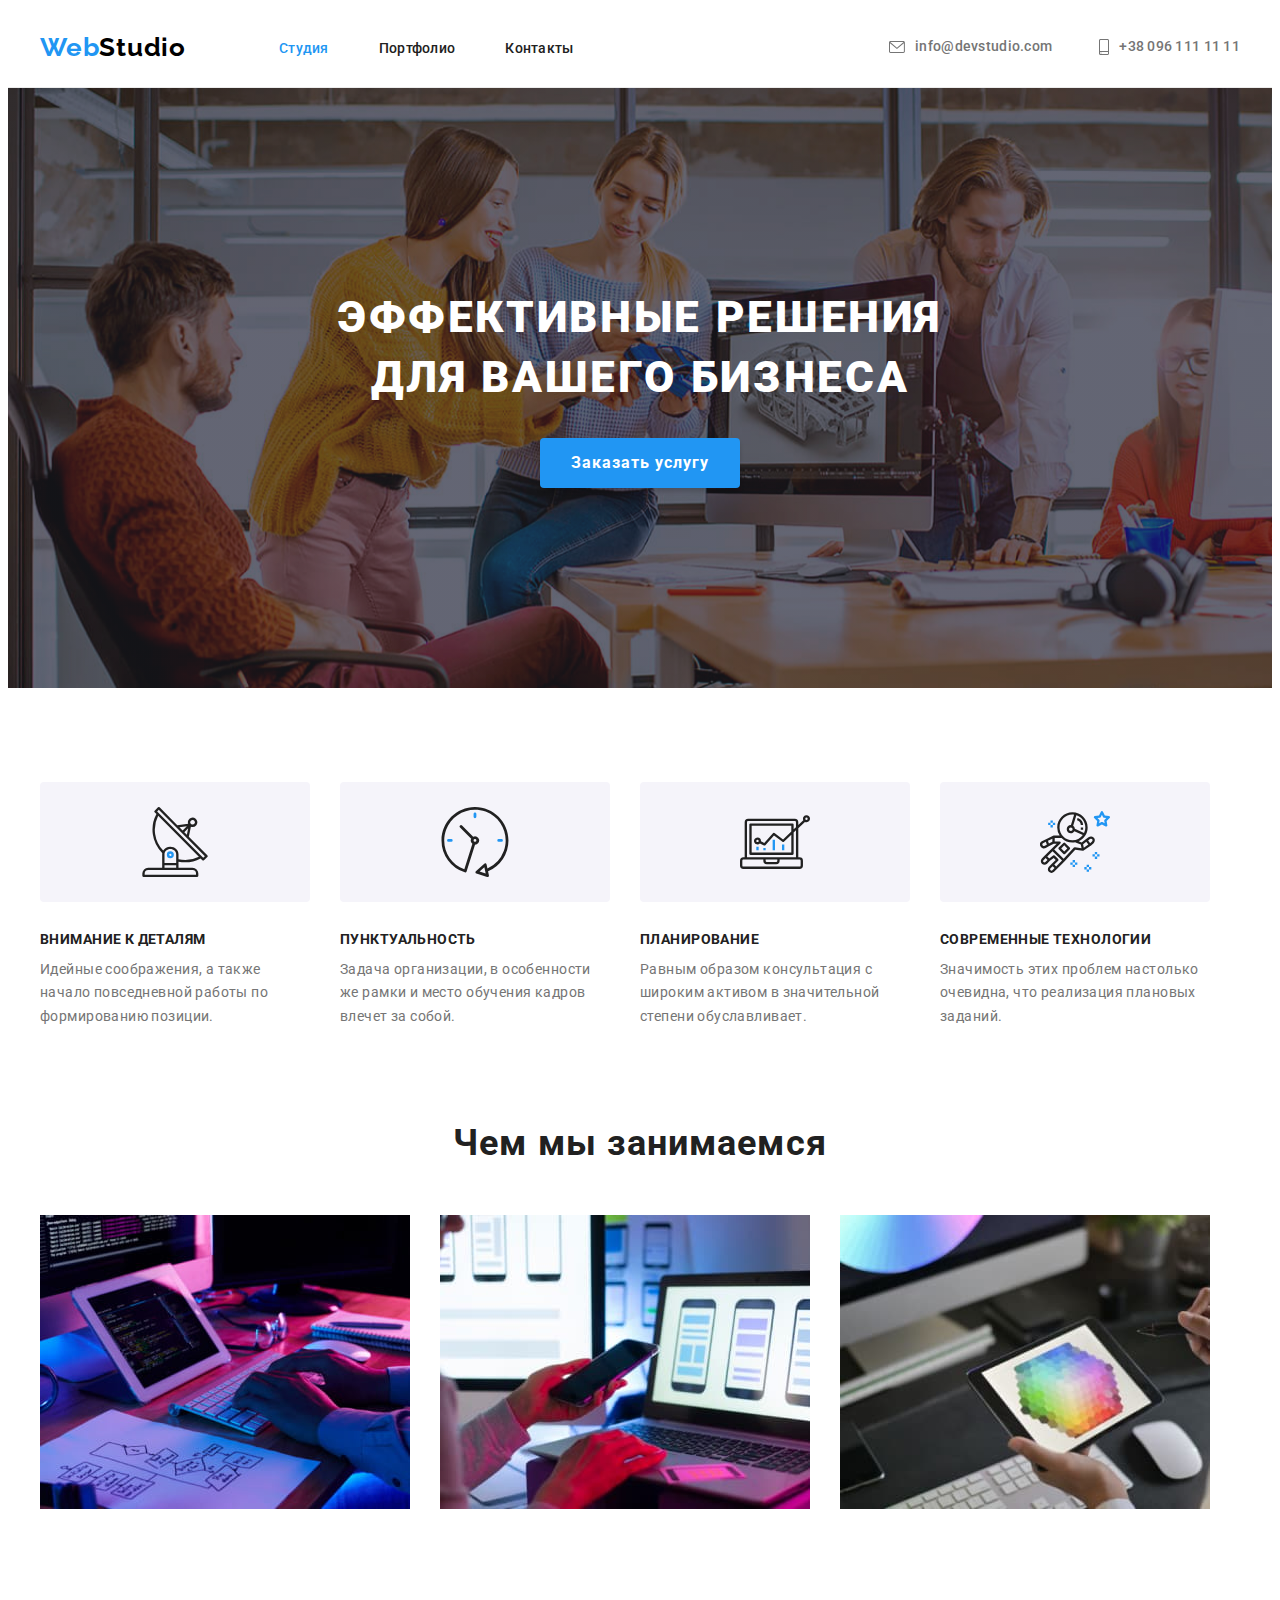
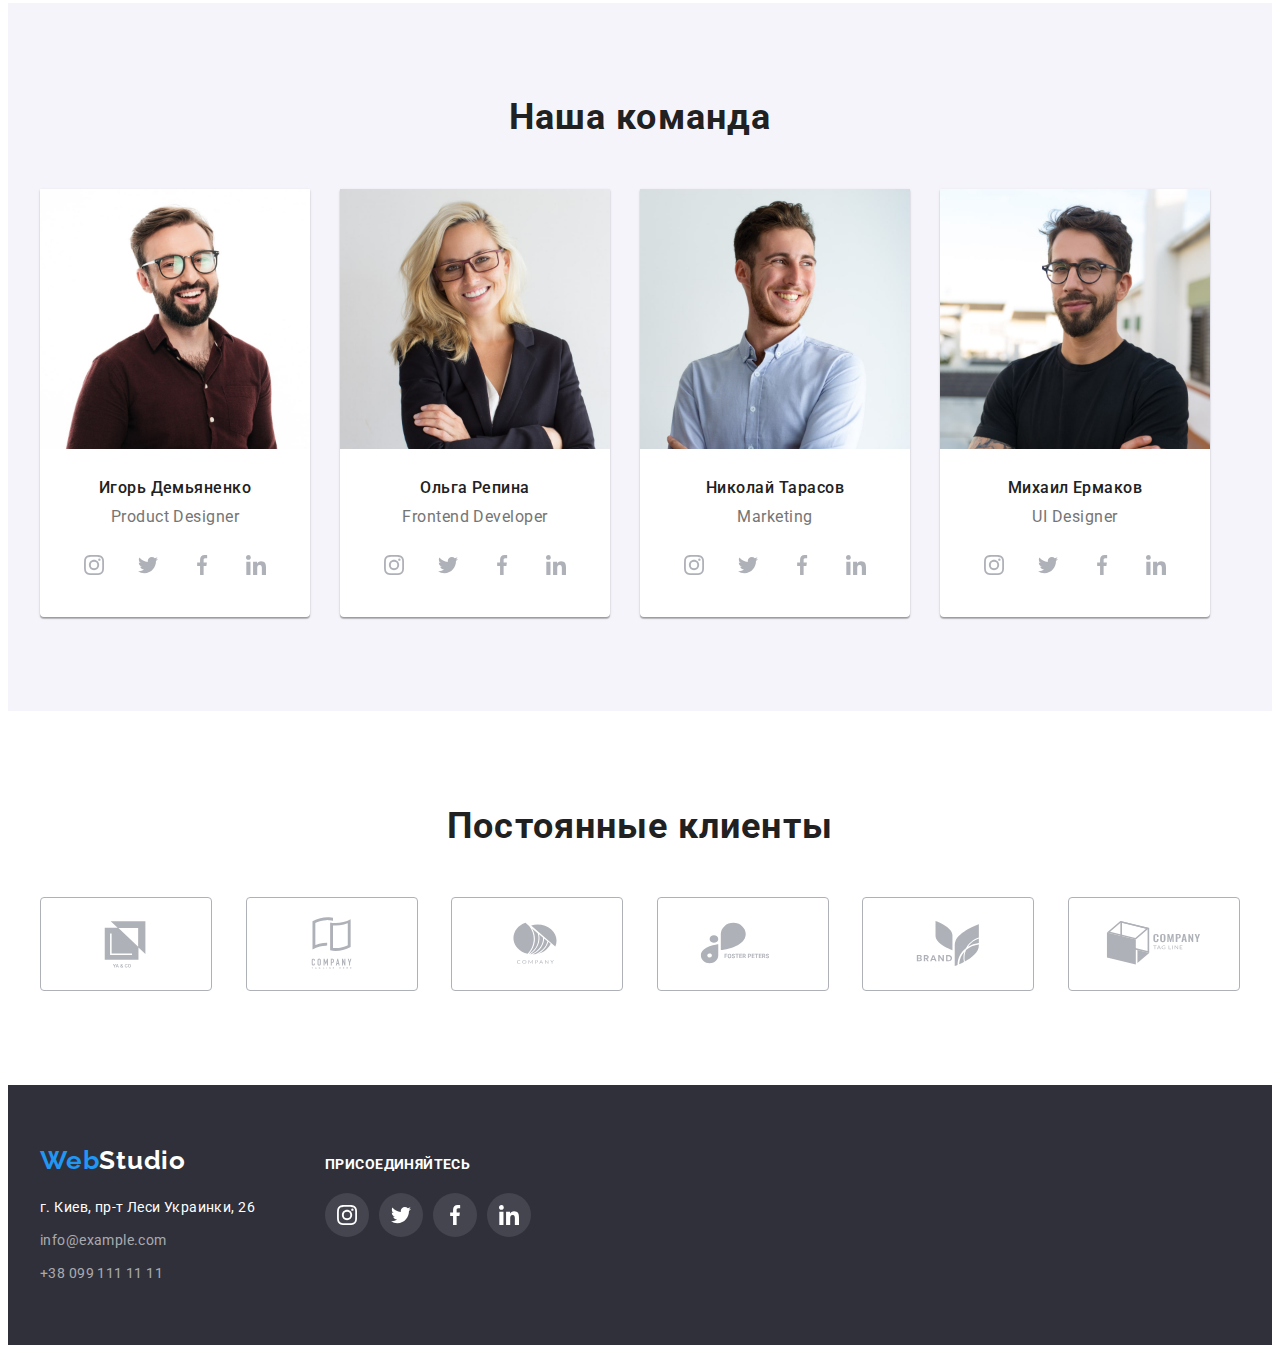
<file: index.html>
<!DOCTYPE html>
<html lang="ru">
<head>
    <meta charset="UTF-8">
    <meta http-equiv="X-UA-Compatible" content="IE=edge">
    <meta name="viewport" content="width=device-width, initial-scale=1.0">
    <title>WebStudio</title>
    <link rel="preconnect" href="https://fonts.googleapis.com">
    <link rel="preconnect" href="https://fonts.gstatic.com" crossorigin>
    <link href="https://fonts.googleapis.com/css2?family=Raleway:wght@700&family=Roboto:wght@400;500;700;900&display=swap"
        rel="stylesheet">
    <link rel="stylesheet" href="https://cdnjs.cloudflare.com/ajax/libs/modern-normalize/1.1.0/modern-normalize.min.css" integrity="sha512-wpPYUAdjBVSE4KJnH1VR1HeZfpl1ub8YT/NKx4PuQ5NmX2tKuGu6U/JRp5y+Y8XG2tV+wKQpNHVUX03MfMFn9Q==" crossorigin="anonymous" referrerpolicy="no-referrer" />
    <link rel="stylesheet" href="./css/styles.css">
</head>
<body>
    <header class="header">
        <div class="container">
            <nav class="nav-container">
                    <a href="./index.html" class="header-logo link"><span class="header-blue-logo">Web</span>Studio</a>
                    <ul class="header-list list">
                        <li class="header-item"><a href="./index.html" class="header-link link current">Студия</a></li>
                        <li class="header-item"><a href="./portfolio.html" class="header-link link">Портфолио</a></li>
                        <li class="header-item"><a href="" class="header-link link">Контакты</a></li>
                    </ul>
            </nav>
            <ul class="contacts list">
                <li class="contacts-item"><a href="mailto:info@devstudio.com" class="contact-link link">
                    <svg class="contact-icon" width="16" height="12">
                    <use href="./img/symbol-defs.svg#icon-envelope"></use>
                </svg> info@devstudio.com</a>
                </li>
                <li class="contacts-item"><a href="tel:+380961111111" class="contact-link link">
                    <svg class="contact-icon" width="10" height="16">
                    <use href="./img/symbol-defs.svg#icon-smartphone"></use>
                </svg> +38 096 111 11 11</a></li>
            </ul>
        </div>  
    </header>
<main>
        <section class="title">
            <div class="container">
                <h1 class="title-text">Эффективные решения для вашего бизнеса</h1>
                <button type="button" class="button">Заказать услугу</button>
            </div>
        </section>
        <section class="benefits section">
            <div class="container">
                <ul class="benefits-list list">
                    <li class="benefits-item">
                        <div class="svg-container">
                            <svg class="benefits-icon" width="70" height="70">
                                <use href="./img/symbol-defs.svg#icon-antenna"></use>
                            </svg>
                        </div>
                        <h3 class="benefits-title">Внимание к деталям</h3>
                        <p class="benefits-text">Идейные соображения, а также начало повседневной работы по формированию позиции.</p>
                    </li>
                    <li class="benefits-item">
                        <div class="svg-container">
                            <svg class="benefits-icon" width="70" height="70">
                                <use href="./img/symbol-defs.svg#icon-clock"></use>
                            </svg>
                        </div>
                        <h3 class="benefits-title">Пунктуальность</h3>
                        <p class="benefits-text">Задача организации, в особенности же рамки и место обучения кадров влечет за собой.</p>
                    </li>
                    <li class="benefits-item">
                        <div class="svg-container">
                            <svg class="benefits-icon" width="70" height="70">
                                <use href="./img/symbol-defs.svg#icon-diagram"></use>
                            </svg>
                        </div>
                        <h3 class="benefits-title">Планирование</h3>
                        <p class="benefits-text">Равным образом консультация с широким активом в значительной степени обуславливает.</p>
                    </li>
                    <li class="benefits-item">
                        <div class="svg-container">
                            <svg class="benefits-icon" width="70" height="70">
                                <use href="./img/symbol-defs.svg#icon-astronaut"></use>
                            </svg>
                        </div>
                        <h3 class="benefits-title">Современные технологии</h3>
                        <p class="benefits-text">Значимость этих проблем настолько очевидна, что реализация плановых заданий.</p>
                    </li>
                </ul>
            </div>
        </section>
        <section class="about section">
            <div class="container">
                <h2 class="about-title">Чем мы занимаемся</h2>
                <ul class="about-list list">
                    <li class="about-item"><img src="./img/photo1.jpg" alt="Программирование" width="370" height="294"></li>
                    <li class="about-item"><img src="./img/photo2.jpg" alt="Адаптиная верстка" width="370" height="294"></li>
                    <li class="about-item"><img src="./img/photo3.jpg" alt="Дизайн" width="370" height="294"></li>
                </ul>
            </div>
        </section>
        <section class="team section">
            <div class="container">
                <h2 class="team-header">Наша команда</h2>
                <ul class="team-list list">
                    <li class="team-item">
                        <img src="./img/employee1.jpg" alt="Сотрудник" width="270"
                        height="260"  class="team_img">
                        <div class="team-container">
                            <h3 class="team-title">Игорь Демьяненко</h3>
                            <p lang="en" class="team-text">Product Designer</p>
                            <ul class="team-soc-list list">
                                <li class="team-soc-item"><a href="" class="team-soc-link link">
                                    <svg class="team-soc-icon" width="20" height="20">
                                    <use href="./img/symbol-defs.svg#icon-instagram"></use>
                                </svg></a></li>
                                <li class="team-soc-item"><a href="" class="team-soc-link link">
                                    <svg class="team-soc-icon" width="20" height="20">
                                        <use href="./img/symbol-defs.svg#icon-twitter"></use>
                                    </svg>
                                </a></li>
                                <li class="team-soc-item"><a href="" class="team-soc-link link">
                                    <svg class="team-soc-icon" width="20" height="20">
                                        <use href="./img/symbol-defs.svg#icon-facebook"></use>
                                    </svg>
                                </a></li>
                                <li class="team-soc-item"><a href="" class="team-soc-link link">
                                    <svg class="team-soc-icon" width="20" height="20">
                                        <use href="./img/symbol-defs.svg#icon-linkedin"></use>
                                    </svg>
                                </a></li>
                            </ul>
                        </div>
                    </li>
                    <li class="team-item">
                        <img src="./img/employee2.jpg" alt="Сотрудник" width="270"
                        height="260" class="team_img">
                        <div class="team-container">
                            <h3 class="team-title">Ольга Репина</h3>
                            <p lang="en" class="team-text">Frontend Developer</p>
                            <ul class="team-soc-list list">
                            <li class="team-soc-item"><a href="" class="team-soc-link link">
                                    <svg class="team-soc-icon" width="20" height="20">
                                        <use href="./img/symbol-defs.svg#icon-instagram"></use>
                                    </svg></a></li>
                            <li class="team-soc-item"><a href="" class="team-soc-link link">
                                    <svg class="team-soc-icon" width="20" height="20">
                                        <use href="./img/symbol-defs.svg#icon-twitter"></use>
                                    </svg>
                                </a></li>
                            <li class="team-soc-item"><a href="" class="team-soc-link link">
                                    <svg class="team-soc-icon" width="20" height="20">
                                        <use href="./img/symbol-defs.svg#icon-facebook"></use>
                                    </svg>
                                </a></li>
                            <li class="team-soc-item"><a href="" class="team-soc-link link">
                                    <svg class="team-soc-icon" width="20" height="20">
                                        <use href="./img/symbol-defs.svg#icon-linkedin"></use>
                                    </svg>
                                </a></li>
                            </ul>
                        </div>
                    </li>
                    <li class="team-item">
                        <img src="./img/employee3.jpg" alt="Сотрудник" width="270"
                        height="260" class="team_img">
                        <div class="team-container">
                            <h3 class="team-title">Николай Тарасов</h3>
                            <p lang="en" class="team-text">Marketing</p>
                            <ul class="team-soc-list list">
                                <li class="team-soc-item"><a href="" class="team-soc-link link">
                                        <svg class="team-soc-icon" width="20" height="20">
                                            <use href="./img/symbol-defs.svg#icon-instagram"></use>
                                        </svg></a></li>
                                <li class="team-soc-item"><a href="" class="team-soc-link link">
                                        <svg class="team-soc-icon" width="20" height="20">
                                            <use href="./img/symbol-defs.svg#icon-twitter"></use>
                                        </svg>
                                    </a></li>
                                <li class="team-soc-item"><a href="" class="team-soc-link link">
                                        <svg class="team-soc-icon" width="20" height="20">
                                            <use href="./img/symbol-defs.svg#icon-facebook"></use>
                                        </svg>
                                    </a></li>
                                <li class="team-soc-item"><a href="" class="team-soc-link link">
                                        <svg class="team-soc-icon" width="20" height="20">
                                            <use href="./img/symbol-defs.svg#icon-linkedin"></use>
                                        </svg>
                                    </a></li>
                            </ul>
                        </div>
                    </li>
                    <li class="team-item">
                        <img src="./img/employee4.jpg" alt="Сотрудник" width="270"
                        height="260" class="team_img">
                        <div class="team-container">
                            <h3 class="team-title">Михаил Ермаков</h3>
                            <p lang="en" class="team-text">UI Designer</p>
                            <ul class="team-soc-list list">
                                <li class="team-soc-item"><a href="" class="team-soc-link link">
                                        <svg class="team-soc-icon" width="20" height="20">
                                            <use href="./img/symbol-defs.svg#icon-instagram"></use>
                                        </svg></a></li>
                                <li class="team-soc-item"><a href="" class="team-soc-link link">
                                        <svg class="team-soc-icon" width="20" height="20">
                                            <use href="./img/symbol-defs.svg#icon-twitter"></use>
                                        </svg>
                                    </a></li>
                                <li class="team-soc-item"><a href="" class="team-soc-link link">
                                        <svg class="team-soc-icon" width="20" height="20">
                                            <use href="./img/symbol-defs.svg#icon-facebook"></use>
                                        </svg>
                                    </a></li>
                                <li class="team-soc-item"><a href="" class="team-soc-link link">
                                        <svg class="team-soc-icon" width="20" height="20">
                                            <use href="./img/symbol-defs.svg#icon-linkedin"></use>
                                        </svg>
                                    </a></li>
                            </ul>
                        </div>
                    </li>
                </ul>
            </div>
        </section>
        <section class="section">
            <div class="container">
                <h2 class="clients-title">Постоянные клиенты</h2>
                <ul class="clients-list list">
                    <li class="clients-item">
                        <a href="" class="clients-link link">
                            <svg width="106" height="60">
                                <use href="./img/symbol-defs.svg#icon-Logo"></use>
                            </svg>
                        </a>
                    </li>
                    <li class="clients-item">
                        <a href="" class="clients-link link">
                            <svg width="106" height="60">
                                <use href="./img/symbol-defs.svg#icon-Logo2"></use>
                            </svg>
                        </a>
                    </li>
                    <li class="clients-item">
                        <a href="" class="clients-link link">
                            <svg width="106" height="60">
                                <use href="./img/symbol-defs.svg#icon-Logo3"></use>
                            </svg>
                        </a>
                    </li>
                    <li class="clients-item">
                        <a href="" class="clients-link link">
                            <svg width="106" height="60">
                                <use href="./img/symbol-defs.svg#icon-Logo4"></use>
                            </svg>
                        </a>
                    </li>
                    <li class="clients-item">
                        <a href="" class="clients-link link">
                            <svg width="106" height="60">
                                <use href="./img/symbol-defs.svg#icon-Logo5"></use>
                            </svg>
                        </a>
                    </li>
                    <li class="clients-item">
                        <a href="" class="clients-link link">
                            <svg width="106" height="60">
                                <use href="./img/symbol-defs.svg#icon-Logo6"></use>
                            </svg>
                        </a>
                    </li>
                </ul>
                </div>
        </section>
    </main>
    <footer class="footer">
        <div class="container">
            <div class="adress-container">
                <a href="./index.html" class="footer-logo link"><span class="footer-blue-logo">Web</span>Studio</a>
                <address class="address">
                    <ul class="address-list list">
                        <li class="address-studio"><a href="https://goo.gl/maps/qcduLgNu4vZSZneLA" target="_blank"
                                rel="noopener noreferrer nofollow" class="address-link link">г. Киев, пр-т Леси Украинки, 26</a></li>
                        <li class="address-item"><a href="mailto:info@example.com" class="address-item-link link">info@example.com</a>
                        </li>
                        <li class="address-item"><a href="tel:+380991111111" class="address-item-link link">+38 099 111 11 11</a></li>
                    </ul>
                </address>
            </div>
            <div class="soc-links-container">
                <h4 class="footer-join">присоединяйтесь</h4>
                <ul class="team-soc-list list">
                    <li class="team-soc-item"><a href="" class="team-soc-link footer-soc-link link">
                            <svg class="team-soc-icon" width="20" height="20">
                                <use href="./img/symbol-defs.svg#icon-instagram"></use>
                            </svg></a></li>
                    <li class="team-soc-item"><a href="" class="team-soc-link footer-soc-link link">
                            <svg class="team-soc-icon" width="20" height="20">
                                <use href="./img/symbol-defs.svg#icon-twitter"></use>
                            </svg>
                        </a></li>
                    <li class="team-soc-item"><a href="" class="team-soc-link footer-soc-link link">
                            <svg class="team-soc-icon" width="20" height="20">
                                <use href="./img/symbol-defs.svg#icon-facebook"></use>
                            </svg>
                        </a></li>
                    <li class="team-soc-item"><a href="" class="team-soc-link footer-soc-link link">
                            <svg class="team-soc-icon" width="20" height="20">
                                <use href="./img/symbol-defs.svg#icon-linkedin"></use>
                            </svg>
                        </a></li>
                </ul>
            </div>
        </div>
    </footer>
</body>
</html>
</file>
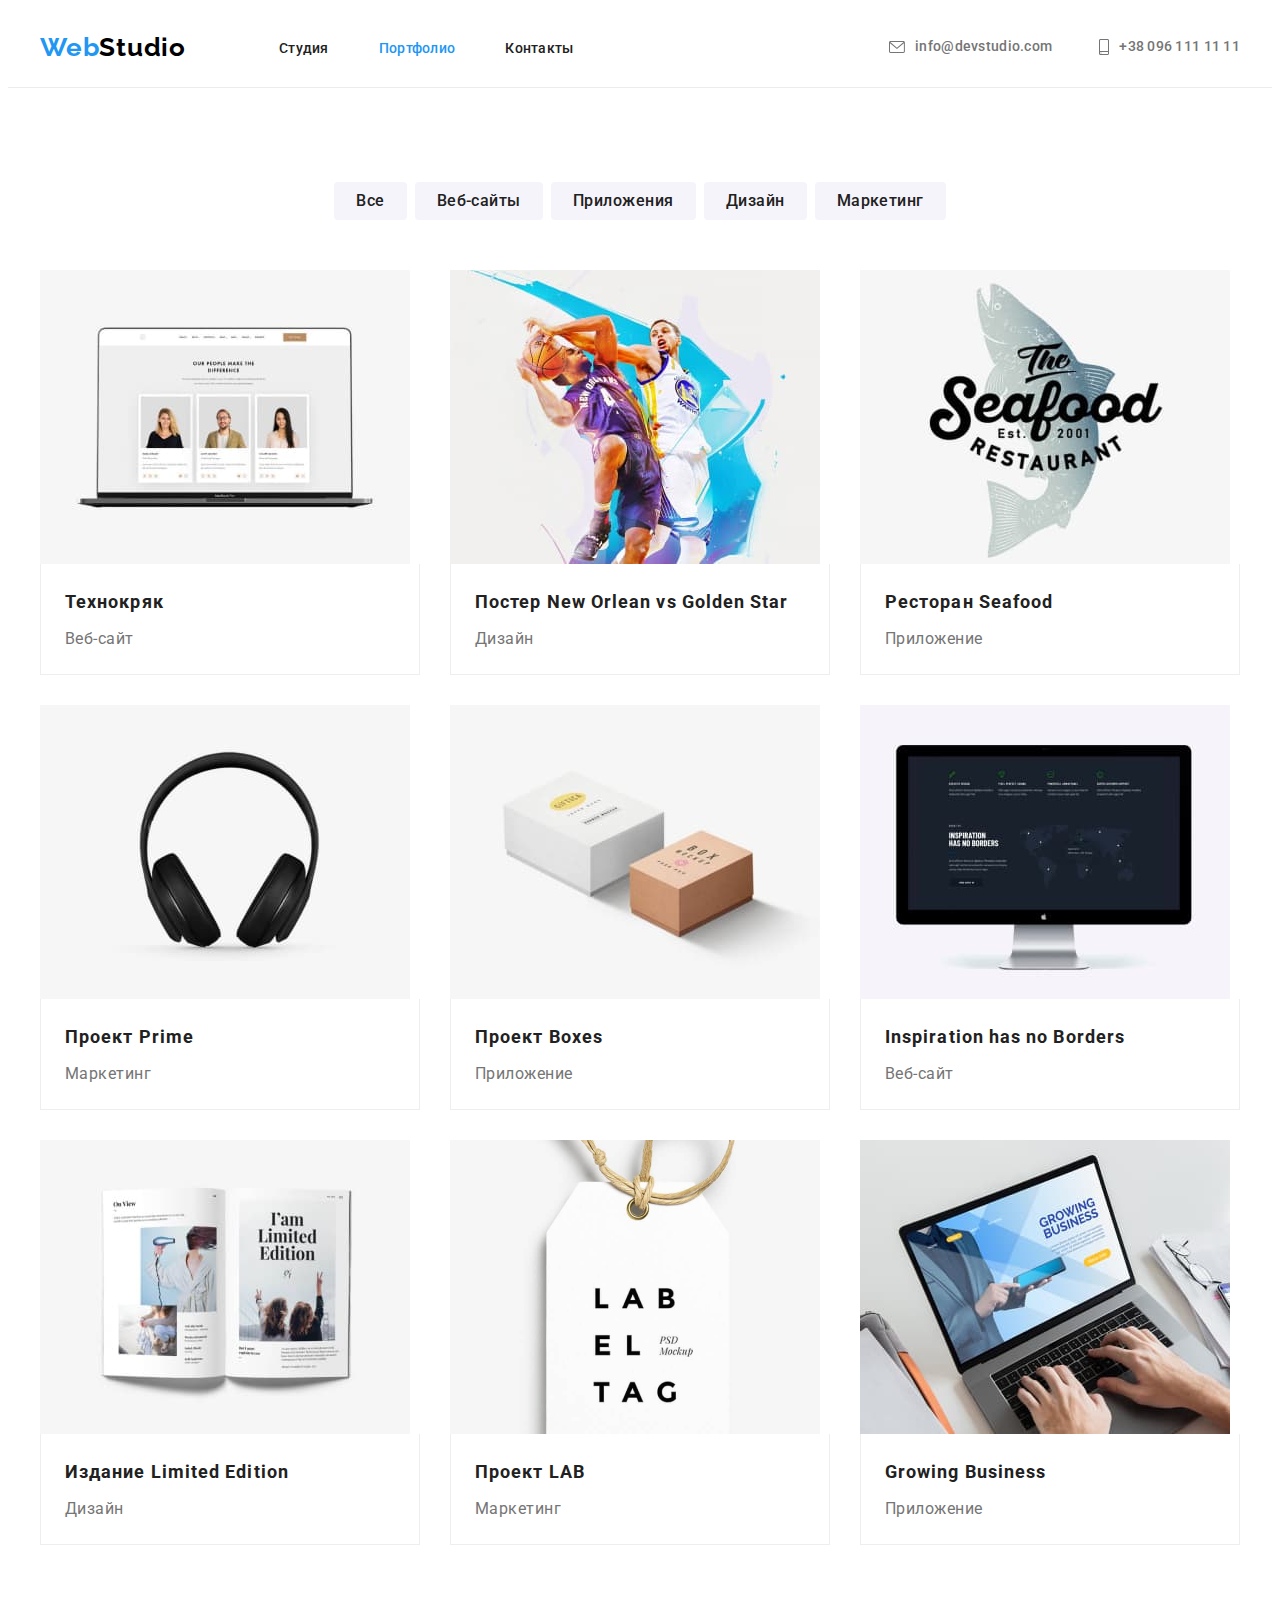
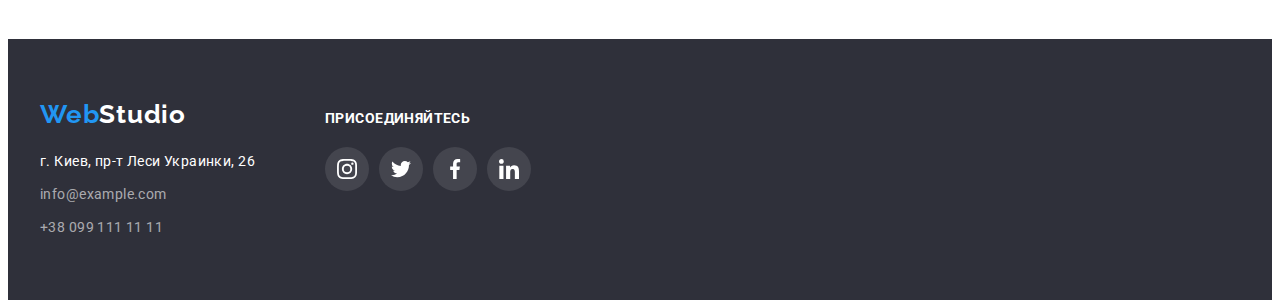
<file: portfolio.html>
<!DOCTYPE html>
<html lang="ru">

<head>
    <meta charset="UTF-8">
    <meta http-equiv="X-UA-Compatible" content="IE=edge">
    <meta name="viewport" content="width=device-width, initial-scale=1.0">
    <title>Portfolio</title>
    <link rel="preconnect" href="https://fonts.googleapis.com">
    <link rel="preconnect" href="https://fonts.gstatic.com" crossorigin>
    <link
        href="https://fonts.googleapis.com/css2?family=Raleway:wght@700&family=Roboto:wght@400;500;700;900&display=swap"
        rel="stylesheet">
    <link rel="stylesheet" href="https://cdnjs.cloudflare.com/ajax/libs/modern-normalize/1.1.0/modern-normalize.min.css" integrity="sha512-wpPYUAdjBVSE4KJnH1VR1HeZfpl1ub8YT/NKx4PuQ5NmX2tKuGu6U/JRp5y+Y8XG2tV+wKQpNHVUX03MfMFn9Q==" crossorigin="anonymous" referrerpolicy="no-referrer" />
    <link rel="stylesheet" href="./css/styles.css">
</head>

<body>
    <header class="header">
        <div class="container">
            <nav class="nav-container">
                <a href="./index.html" class="header-logo link"><span class="header-blue-logo">Web</span>Studio</a>
                <ul class="header-list list">
                    <li class="header-item"><a href="./index.html" class="header-link link ">Студия</a></li>
                    <li class="header-item"><a href="./portfolio.html" class="header-link link current">Портфолио</a></li>
                    <li class="header-item"><a href="" class="header-link link">Контакты</a></li>
                </ul>
            </nav>
            <ul class="contacts list">
                <li class="contacts-item"><a href="mailto:info@devstudio.com" class="contact-link link">
                        <svg class="contact-icon" width="16" height="12">
                            <use href="./img/symbol-defs.svg#icon-envelope"></use>
                        </svg> info@devstudio.com</a>
                </li>
                <li class="contacts-item"><a href="tel:+380961111111" class="contact-link link">
                        <svg class="contact-icon" width="10" height="16">
                            <use href="./img/symbol-defs.svg#icon-smartphone"></use>
                        </svg> +38 096 111 11 11</a></li>
            </ul>
        </div>
    </header>
<main>
        <section class="portfolio section">
            <div class="container">
                <h1 class="visually-hidden">Портфолио</h1>
                <ul class="portfolio-buttons-list list">
                    <li><button type="button" class="portfolio-button">Все</button></li>
                    <li><button type="button" class="portfolio-button">Веб-сайты</button></li>
                    <li><button type="button" class="portfolio-button">Приложения</button></li>
                    <li><button type="button" class="portfolio-button">Дизайн</button></li>
                    <li><button type="button" class="portfolio-button">Маркетинг</button></li>
                </ul>
                <ul class="portfolio-list list">
                    <li class="portfolio-list-item">
                        <a href="" class="portfolio-link link">
                            <img src="./img/portfolio-img1.jpg" alt="Сайт на ноутбуке" width="370"  class="portfolio-list-img">
                            <div class="portfolio-container">
                                <h2 class="portfolio-list-header">Технокряк</h2>
                                <p class="portfolio-list-text">Веб-сайт</p>
                            </div>
                        </a>
                    </li>
                    <li class="portfolio-list-item">
                        <a href="" class="portfolio-link link">
                            <img src="./img/portfolio-img2.jpg" alt="Два баскетболиста" width="370" class="portfolio-list-img">
                            <div class="portfolio-container">
                                <h2 class="portfolio-list-header">Постер New Orlean vs Golden Star</h2>
                                <p class="portfolio-list-text">Дизайн</p>
                            </div>
                        </a>
                    </li>
                    <li class="portfolio-list-item">
                        <a href="" class="portfolio-link link">
                            <img src="./img/portfolio-img3.jpg" alt=" Эмблема ресторана" width="370" class="portfolio-list-img">
                            <div class="portfolio-container">
                                <h2 class="portfolio-list-header">Ресторан Seafood</h2>
                                <p class="portfolio-list-text">Приложение</p>
                            </div>
                        </a>
                    </li>
                    <li class="portfolio-list-item">
                        <a href="" class="portfolio-link link">
                            <img src="./img/portfolio-img4.jpg" alt="Наушники" width="370" class="portfolio-list-img">
                            <div class="portfolio-container">
                                <h2 class="portfolio-list-header">Проект Prime</h2>
                                <p class="portfolio-list-text">Маркетинг</p>
                            </div>
                        </a>
                    </li>
                    <li class="portfolio-list-item">
                        <a href="" class="portfolio-link link">
                            <img src="./img/portfolio-img5.jpg" alt="Коробки" width="370" class="portfolio-list-img">
                            <div class="portfolio-container">
                                <h2 class="portfolio-list-header">Проект Boxes</h2>
                                <p class="portfolio-list-text">Приложение</p>
                            </div>
                        </a>
                    </li>
                    <li class="portfolio-list-item">
                        <a href="" class="portfolio-link link">
                            <img src="./img/portfolio-img6.jpg" alt="Сайт на мониторе компьютера" width="370" class="portfolio-list-img">
                            <div class="portfolio-container">
                                <h2 lang="en" class="portfolio-list-header">Inspiration has no Borders</h2>
                                <p class="portfolio-list-text">Веб-сайт</p>
                            </div>
                        </a>
                    </li>
                    <li class="portfolio-list-item">
                        <a href="" class="portfolio-link link">
                            <img src="./img/portfolio-img7.jpg" alt="Книга" width="370" class="portfolio-list-img">
                            <div class="portfolio-container">
                                <h2 class="portfolio-list-header">Издание Limited Edition</h2>
                                <p class="portfolio-list-text">Дизайн</p>
                            </div>
                        </a>
                    </li>
                    <li class="portfolio-list-item">
                        <a href="" class="portfolio-link link">
                            <img src="./img/portfolio-img8.png" alt="Этикетка" width="370" class="portfolio-list-img">
                            <div class="portfolio-container">
                                <h2 class="portfolio-list-header">Проект LAB</h2>
                                <p class="portfolio-list-text">Маркетинг</p>
                            </div>
                        </a>
                    </li>
                    <li class="portfolio-list-item">
                        <a href="" class="portfolio-link link">
                            <img src="./img/portfolio-img9.jpg" alt="Человек работает за ноутбуком" width="370" class="portfolio-list-img">
                            <div class="portfolio-container">
                                <h2 lang="en" class="portfolio-list-header">Growing Business</h2>
                                <p class="portfolio-list-text">Приложение</p>
                            </div>
                        </a>
                    </li>
                </ul>
            </div>
        </section>
    </main>
    <footer class="footer">
        <div class="container">
            <div class="adress-container">
                <a href="./index.html" class="footer-logo link"><span class="footer-blue-logo">Web</span>Studio</a>
                <address class="address">
                    <ul class="address-list list">
                        <li class="address-studio"><a href="https://goo.gl/maps/qcduLgNu4vZSZneLA" target="_blank"
                                rel="noopener noreferrer nofollow" class="address-link link">г. Киев, пр-т Леси Украинки,
                                26</a></li>
                        <li class="address-item"><a href="mailto:info@example.com"
                                class="address-item-link link">info@example.com</a>
                        </li>
                        <li class="address-item"><a href="tel:+380991111111" class="address-item-link link">+38 099 111 11
                                11</a></li>
                    </ul>
                </address>
            </div>
            <div class="soc-links-container">
                <h4 class="footer-join">присоединяйтесь</h4>
                <ul class="team-soc-list list">
                    <li class="team-soc-item"><a href="" class="team-soc-link footer-soc-link link">
                            <svg class="team-soc-icon" width="20" height="20">
                                <use href="./img/symbol-defs.svg#icon-instagram"></use>
                            </svg></a></li>
                    <li class="team-soc-item"><a href="" class="team-soc-link footer-soc-link link">
                            <svg class="team-soc-icon" width="20" height="20">
                                <use href="./img/symbol-defs.svg#icon-twitter"></use>
                            </svg>
                        </a></li>
                    <li class="team-soc-item"><a href="" class="team-soc-link footer-soc-link link">
                            <svg class="team-soc-icon" width="20" height="20">
                                <use href="./img/symbol-defs.svg#icon-facebook"></use>
                            </svg>
                        </a></li>
                    <li class="team-soc-item"><a href="" class="team-soc-link footer-soc-link link">
                            <svg class="team-soc-icon" width="20" height="20">
                                <use href="./img/symbol-defs.svg#icon-linkedin"></use>
                            </svg>
                        </a></li>
                </ul>
            </div>
        </div>
    </footer>
    </body>
    
    </html>
</file>
<file: css/styles.css>
body {
    font-family: "Roboto", sans-serif;
}

:root {
    --title-color: #212121;
    --text-color: #757575;
    --blue-color: #2196F3;
    --white-color: #FFFFFF;
    --hover-button:#188CE8;
    --background-color:#2F303A;
    --second-background-color: #F5F4FA;
    --address-color:rgba(255, 255, 255, 0.6);
}

p,h1,h2,h3,h4,h5,h6 {
    margin: 0;
}

ul {
    margin: 0;
    padding-left: 0;
}

img {
    display: block;
    max-width: 100%; 
    height: auto;
}

.list {
    list-style: none;
}

.link {
    text-decoration: none;
}

.container {
    width: 1200px;
    margin-left: auto;
    margin-right: auto;
    padding-left: 15px;
    padding-right: 15px;
}

.section {
    padding-top: 94px;
    padding-bottom: 94px;
}

.header {
    padding-top: 24px;
    padding-bottom: 24px;
    border-bottom: 1px solid #ECECEC;
}

.header>.container {
    display: flex;
    align-items: center;
}

.nav-container {
    display: flex;
    align-items: center;
}

.header-logo {
    font-weight: 700;
    font-size: 26px;
    line-height: 1.19;
    letter-spacing: 0.03em;
    color: #000000;
    font-family: "Raleway";
    margin-right: 93px;
}

.header-blue-logo {
    font-weight: 700;
    font-size: 26px;
    line-height: 1.19;
    letter-spacing: 0.03em;
    color: var(--blue-color);
    font-family: "Raleway";
}

.header-list {
    display: flex;
    gap: 50px;
}

.header-link {
    font-weight: 500;
    font-size: 14px;
    line-height: 1.14;
    letter-spacing: 0.02em;
    color: var(--title-color);
}

.current {
    color: var(--blue-color);
}

.header-link:hover,
.header-link:focus {
    color: var(--blue-color);
}

.contacts {
    display: flex;
    margin-left: auto;
    gap: 47px;
}

.contact-link {
    font-style: inherit;
    font-weight: 500;
    font-size: 14px;
    line-height: 1.14;
    letter-spacing: 0.02em;
    color: var(--text-color);
    display: flex;
    align-items: center;
    justify-content: center;
}

.contact-link:hover,
.contact-link:focus {
    color: var(--blue-color);
}

.contact-icon {
    margin-right: 10px;
    fill: currentColor;
}

.title-text {
    font-weight: 900;
    font-size: 44px;
    line-height: 1.36;
    text-align: center;
    letter-spacing: 0.06em;
    text-transform: uppercase;
    color: var(--white-color);
}

.title {
    background: var(--background-color);
    padding: 200px 0px;
    background-image: linear-gradient(rgba(47, 48, 58, 0.4), rgba(47, 48, 58, 0.4)), url(../img/hero-img.png);
    background-repeat: no-repeat;
    max-width: 1600px;
    margin: 0 auto;
}

.title-text {
    width: 696px;
    margin-right: auto;
    margin-left: auto;
    margin-bottom: 30px;
}

.button {
    font-family: inherit;
    font-weight: 700;
    font-size: 16px;
    line-height: 1.88;
    letter-spacing: 0.06em;
    color: var(--white-color);
    background-color: var(--blue-color);
    cursor: pointer;
    margin-left: auto;
    margin-right: auto;
    display: flex;
    width: 200px;
    height: 50px;
    border-radius: 4px;
    box-shadow: 0px 4px 4px rgba(0, 0, 0, 0.15);
    border: none;
    align-items: center;
    justify-content: center;
}

.button:hover,
.button:focus {
    background-color: var(--hover-button);
}
.benefits-list {
    display: flex;
    gap: 30px;
}

.benefits-item {
    width: 270px;
}

.svg-container {
    width: 270px;
    height: 120px;
    display: flex;
    justify-content: center;
    align-items: center;
    background-color: var(--second-background-color);
    margin-bottom: 30px;
    border-radius: 4px;
}

.benefits-title {
    font-weight: 700;
    font-size: 14px;
    line-height: 1.14;
    letter-spacing: 0.03em;
    text-transform: uppercase;
    color: var(--title-color);
    margin-bottom: 10px;
}

.benefits-text {
    font-size: 14px;
    line-height: 1.71;
    letter-spacing: 0.03em;
    color: var(--text-color);
}

.about {
    padding-top: 0px;
}

.about-title {
    font-weight: 700;
    font-size: 36px;
    line-height: 1.16;
    text-align: center;
    letter-spacing: 0.03em;
    color: var(--title-color);
    margin-bottom: 50px;
}
.about-list {
    display: flex;
    gap: 30px;
}

.team {
    background-color: var(--second-background-color);
}

.team-list {
    display: flex;
    gap: 30px;
}

.team-item {
    background-color: var(--white-color);
    box-shadow: 0px 1px 3px rgba(0, 0, 0, 0.12), 0px 1px 1px rgba(0, 0, 0, 0.14), 0px 2px 1px rgba(0, 0, 0, 0.2);
    border-radius: 0px 0px 4px 4px;
}
.team-header {
    font-weight: 700;
    font-size: 36px;
    line-height: 1.16;
    text-align: center;
    letter-spacing: 0.03em;
    color: var(--title-color);
    margin-bottom: 50px;
}

.team-container {
    padding: 30px 0;
}
.team-title {
    font-weight: 500;
    font-size: 16px;
    line-height: 1.18;
    text-align: center;
    letter-spacing: 0.03em;
    color: var(--title-color);
    margin-bottom: 10px;
}
.team-text {
    font-size: 16px;
    line-height: 1.18;
    text-align: center;
    letter-spacing: 0.03em;
    color: var(--text-color);
    margin-bottom: 16px;
}

.team-soc-list {
    display: flex;
    gap: 10px;
    justify-content: center;
}

.team-soc-link {
    width: 44px;
    height: 44px;
    border-radius: 50%;
    display: flex;
    align-items: center;
    justify-content: center;
    fill: #AFB1B8;
}

.team-soc-link:hover {
    background-color: var(--blue-color);
    fill: var(--white-color);
}

.visually-hidden {
    position: absolute;
    white-space: nowrap;
    width: 1px;
    height: 1px;
    overflow: hidden;
    border: 0;
    padding: 0;
    clip: rect(0 0 0 0);
    clip-path: inset(50%);
    margin: -1px;
}

.clients-title {
    font-weight: 700;
    font-size: 36px;
    line-height: 1.17;
    text-align: center;
    letter-spacing: 0.03em;
    color: var(--title-color);
    margin-bottom: 50px;
}

.clients-list {
    display: flex;
    justify-content: space-between;
}

.clients-link {
    width: 170px;
    height: 92px;
    display: flex;
    justify-content: center;
    align-items: center;
    fill: rgba(175, 177, 184, 1);
    border: 1px solid rgba(175, 177, 184, 1);
    border-radius: 4px;
}

.clients-item:hover .clients-link { 
    fill: var(--blue-color);
    border: 1px solid var(--blue-color);
}

.footer {
    background: var(--background-color);
    padding: 60px 0px;
}

.footer>.container {
    display: flex;
    align-items: baseline;
}

.adress-container {
    margin-right: 70px;
}

.footer-logo {
    font-weight: 700;
    font-size: 26px;
    line-height: 1.19;
    letter-spacing: 0.03em;
    color: var(--white-color);
    font-family: "Raleway";
    display: block;
    margin-bottom: 20px;
}

.footer-blue-logo {
    font-weight: 700;
    font-size: 26px;
    line-height: 1.19;
    letter-spacing: 0.03em;
    color: var(--blue-color);
    font-family: "Raleway";
}

.address {
    font-style: inherit;
}

.address-studio {
    margin-bottom: 9px;
}

.address-item:not(:last-child) {
    margin-bottom: 9px;
}
.address-item-link {
    font-size: 14px;
    line-height: 1.71;
    letter-spacing: 0.03em;
    color: var(--address-color);
    font-style: inherit;
} 
.address-link{
    font-size: 14px;
    line-height: 1.71;
    letter-spacing: 0.03em;
    color: var(--white-color);
    font-style: inherit;
}

.address-item-link:hover,
.address-item-link:focus {
    color: var(--blue-color);
}

.address-link:hover,
.address-link:focus {
    color: var(--blue-color);
}

.footer-join {
    font-size: 14px;
    line-height: 1.14;
    letter-spacing: 0.03em;
    text-transform: uppercase;
    color: var(--white-color);
    margin-bottom: 20px;
}

.footer-soc-link {
    fill: var(--white-color);
    background-color: rgba(255, 255, 255, 0.1);
}

.portfolio-buttons-list {
    display: flex;
    justify-content: center;
    margin-bottom: 50px;
    gap: 8px;
}

.portfolio-button {
    font-family: inherit;
    font-weight: 500;
    font-size: 16px;
    line-height: 1.62;
    text-align: center;
    letter-spacing: 0.03em;
    color: var(--title-color);
    background-color: var(--second-background-color);
    cursor: pointer;
    border-radius: 4px;
    border: none;
    padding: 6px 22px;
}

.portfolio-button:hover,
.portfolio-button:focus {
    color: var(--white-color);
    background-color: var(--blue-color);
    box-shadow: 0px 4px 4px 0px rgba(0, 0, 0, 0.25);
}

.portfolio-list {
    display: flex;
    flex-wrap: wrap;
    gap: 30px;
}

.portfolio-list-item {
    width: calc((100% - 60px) / 3);
}

.portfolio-link {
    display: block;
}

.portfolio-link:hover {
    box-shadow: 0px 1px 1px rgba(0, 0, 0, 0.12), 0px 4px 4px rgba(0, 0, 0, 0.06),
            1px 4px 6px rgba(0, 0, 0, 0.16);
}

.portfolio-container {
    padding: 20px 24px;
    border-bottom: 1px solid #EEEEEE;
    border-right: 1px solid #EEEEEE;
    border-left: 1px solid #EEEEEE;
}
.portfolio-list-header {
    font-weight: 700;
    font-size: 18px;
    line-height: 2;
    letter-spacing: 0.06em;
    color: var(--title-color);
    margin-bottom: 4px;
}

.portfolio-list-text {
    font-size: 16px;
    line-height: 1.88;
    letter-spacing: 0.03em;
    color: var(--text-color);
}
</file>
